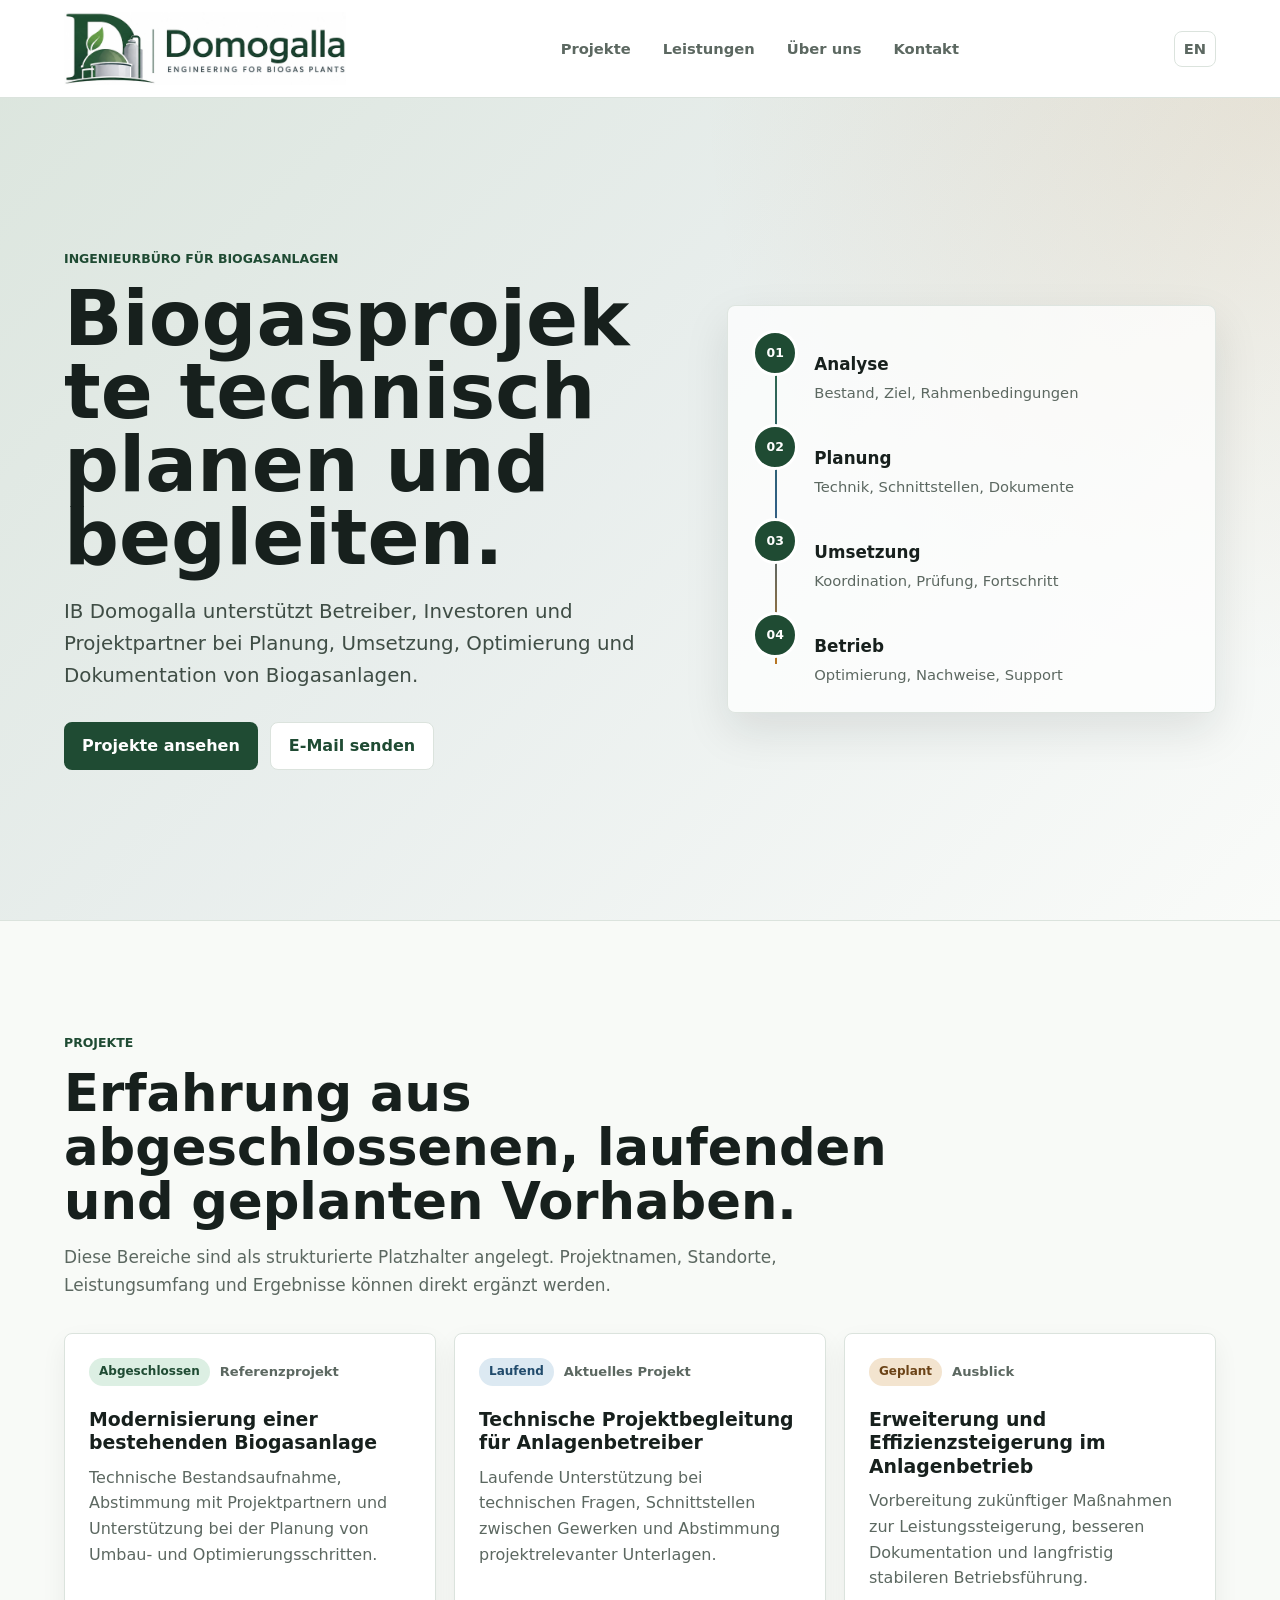
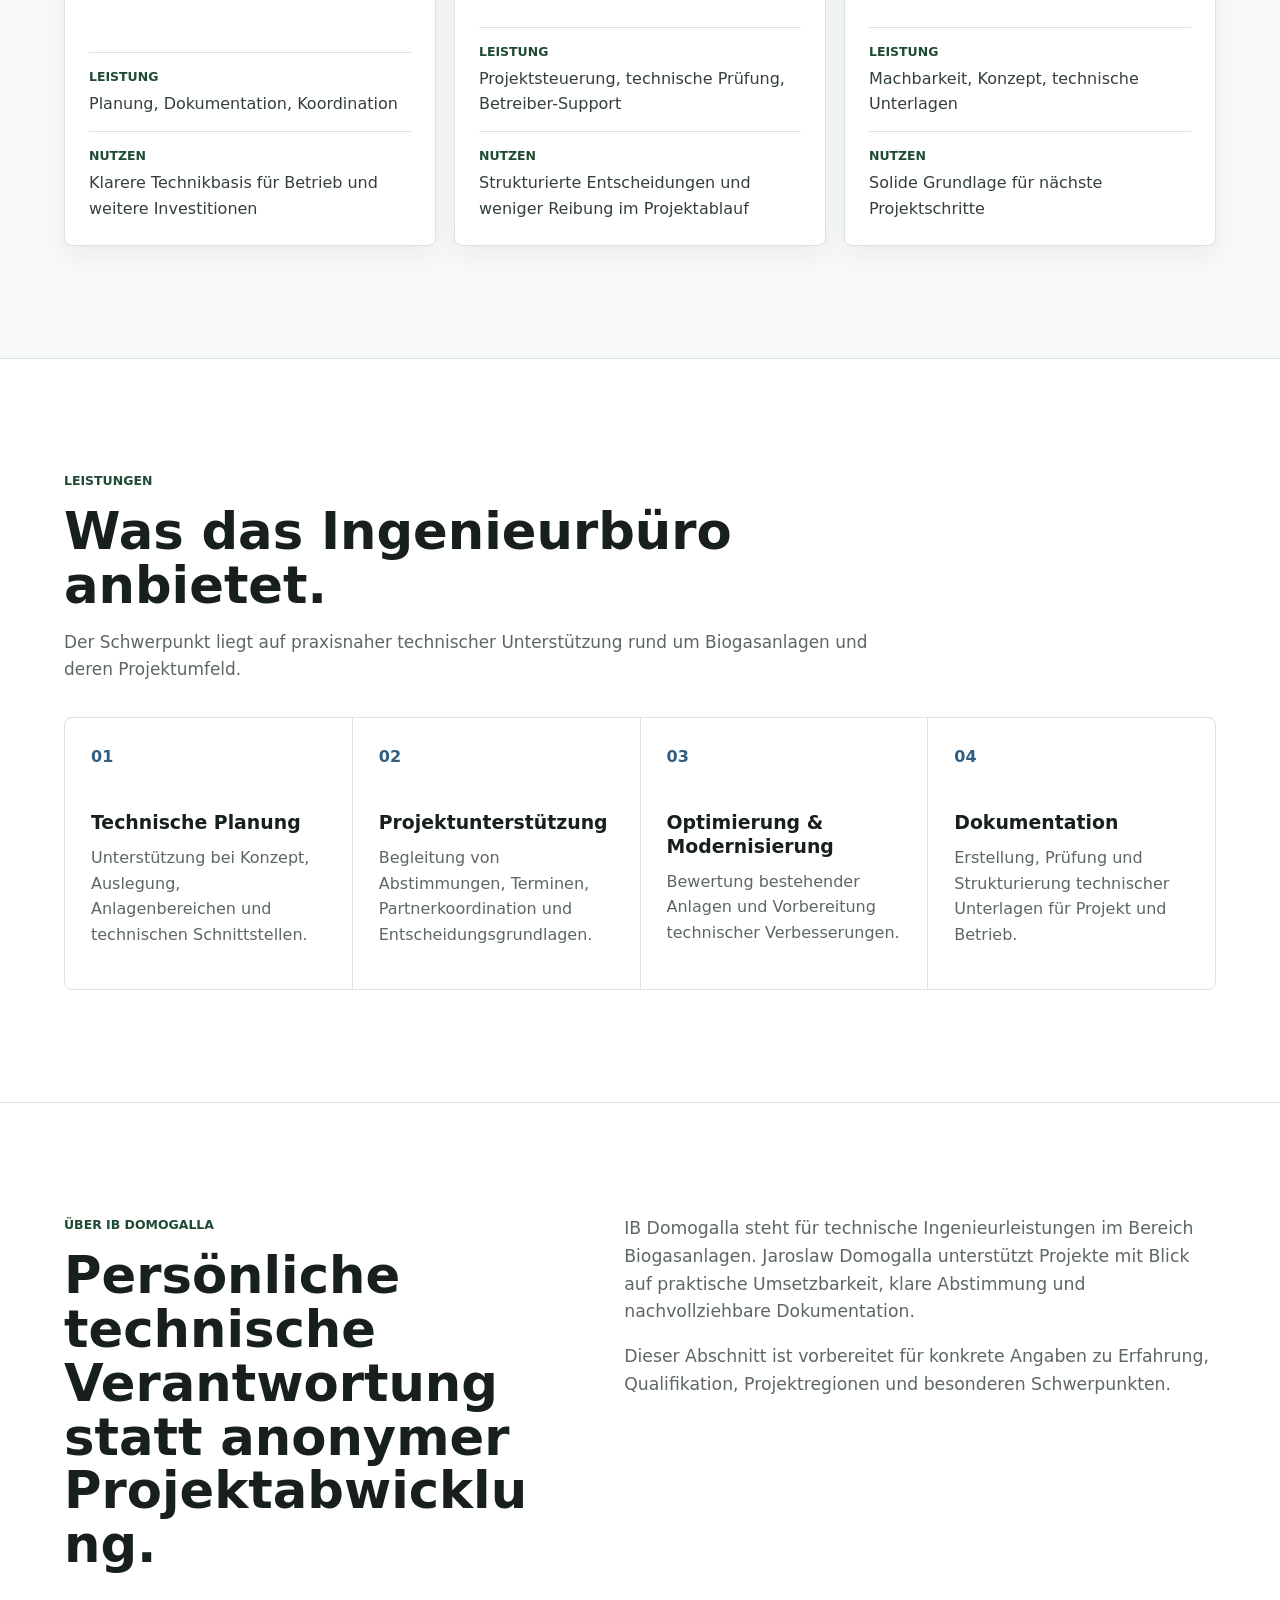
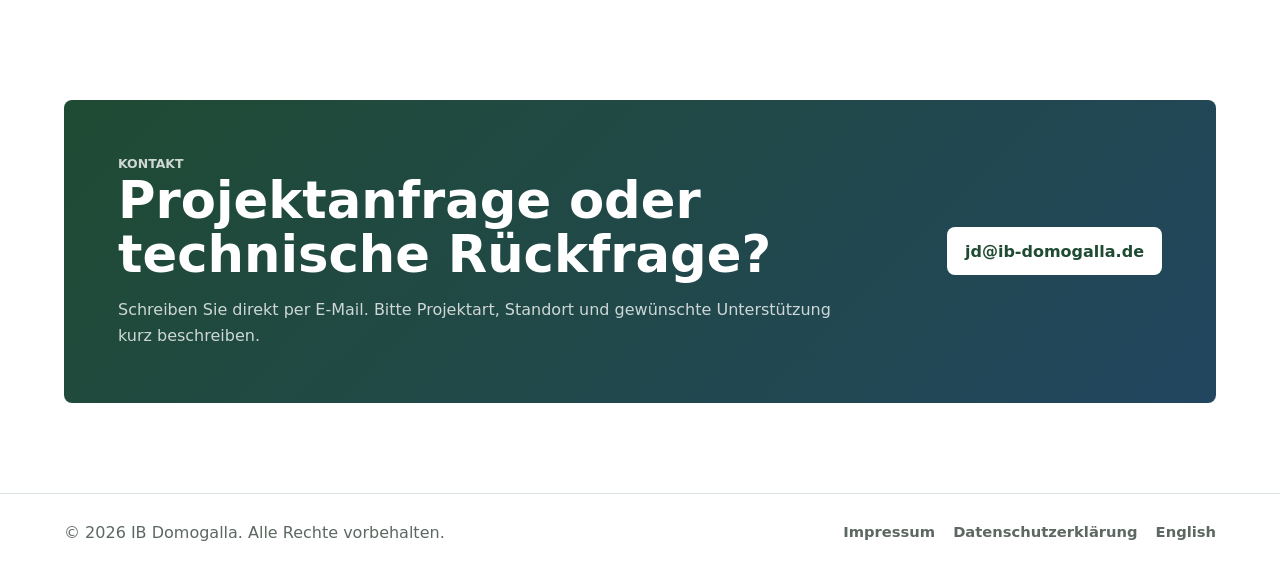
<file: index.html>
<!doctype html>
<html lang="de">
  <head>
    <meta charset="utf-8">
    <meta name="viewport" content="width=device-width, initial-scale=1">
    <title>IB Domogalla | Biogasanlagen Projekte &amp; Ingenieurleistungen</title>
    <meta name="description" content="IB Domogalla begleitet Biogasanlagen mit technischer Planung, Projektunterstuetzung, Optimierung, Dokumentation und Erfahrung aus abgeschlossenen und laufenden Projekten.">
    <meta name="robots" content="index, follow">
    <link rel="canonical" href="https://ib-domogalla.de/">
    <link rel="alternate" hreflang="de" href="https://ib-domogalla.de/">
    <link rel="alternate" hreflang="en" href="https://ib-domogalla.de/en/">
    <link rel="alternate" hreflang="x-default" href="https://ib-domogalla.de/">
    <link rel="icon" href="assets/favicon.ico" sizes="any">
    <link rel="icon" type="image/png" sizes="32x32" href="assets/favicon-32.png">
    <link rel="apple-touch-icon" href="assets/apple-touch-icon.png">
    <link rel="manifest" href="site.webmanifest">
    <meta name="theme-color" content="#1f4b33">
    <meta property="og:image" content="https://ib-domogalla.de/assets/logo-symbol.png">
    <link rel="stylesheet" href="assets/styles.css">
    <script type="application/ld+json">
      {
        "@context": "https://schema.org",
        "@type": "ProfessionalService",
        "name": "IB Domogalla",
        "url": "https://ib-domogalla.de/",
        "email": "mailto:jd@ib-domogalla.de",
        "founder": {
          "@type": "Person",
          "name": "Jaroslaw Domogalla"
        },
        "areaServed": "Deutschland",
        "description": "Ingenieurbuero fuer Projekte, Planung und technische Unterstuetzung im Bereich Biogasanlagen."
      }
    </script>
  </head>
  <body>
    <header class="site-header">
      <a class="brand logo-brand" href="#top" aria-label="IB Domogalla Startseite">
        <picture>
          <source srcset="assets/logo-domogalla.webp" type="image/webp">
          <img src="assets/logo-domogalla.png" alt="Domogalla Engineering for Biogas Plants" width="1400" height="364">
        </picture>
      </a>
      <nav class="site-nav" aria-label="Hauptnavigation">
        <a href="#projects">Projekte</a>
        <a href="#services">Leistungen</a>
        <a href="#about">&Uuml;ber uns</a>
        <a href="#contact">Kontakt</a>
      </nav>
      <a class="language-link" href="en/" hreflang="en">EN</a>
    </header>

    <main id="top">
      <section class="hero">
        <div class="hero-content">
          <p class="eyebrow">Ingenieurb&uuml;ro f&uuml;r Biogasanlagen</p>
          <h1>Biogasprojekte technisch planen und begleiten.</h1>
          <p class="hero-text">
            IB Domogalla unterst&uuml;tzt Betreiber, Investoren und Projektpartner bei Planung,
            Umsetzung, Optimierung und Dokumentation von Biogasanlagen.
          </p>
          <div class="hero-actions" aria-label="Wichtige Aktionen">
            <a class="button button-primary" href="#projects">Projekte ansehen</a>
            <a class="button button-secondary" href="mailto:jd@ib-domogalla.de">E-Mail senden</a>
          </div>
        </div>
        <div class="process-panel" aria-label="Technischer Projektablauf">
          <div class="process-line"></div>
          <div class="process-step">
            <span>01</span>
            <strong>Analyse</strong>
            <small>Bestand, Ziel, Rahmenbedingungen</small>
          </div>
          <div class="process-step">
            <span>02</span>
            <strong>Planung</strong>
            <small>Technik, Schnittstellen, Dokumente</small>
          </div>
          <div class="process-step">
            <span>03</span>
            <strong>Umsetzung</strong>
            <small>Koordination, Pr&uuml;fung, Fortschritt</small>
          </div>
          <div class="process-step">
            <span>04</span>
            <strong>Betrieb</strong>
            <small>Optimierung, Nachweise, Support</small>
          </div>
        </div>
      </section>

      <section class="section section-muted" id="projects">
        <div class="section-heading">
          <p class="eyebrow">Projekte</p>
          <h2>Erfahrung aus abgeschlossenen, laufenden und geplanten Vorhaben.</h2>
          <p>
            Diese Bereiche sind als strukturierte Platzhalter angelegt. Projektnamen,
            Standorte, Leistungsumfang und Ergebnisse k&ouml;nnen direkt erg&auml;nzt werden.
          </p>
        </div>
        <div class="project-grid">
          <article class="project-card">
            <div class="card-topline">
              <span class="status status-complete">Abgeschlossen</span>
              <span>Referenzprojekt</span>
            </div>
            <h3>Modernisierung einer bestehenden Biogasanlage</h3>
            <p>
              Technische Bestandsaufnahme, Abstimmung mit Projektpartnern und Unterst&uuml;tzung
              bei der Planung von Umbau- und Optimierungsschritten.
            </p>
            <dl>
              <div>
                <dt>Leistung</dt>
                <dd>Planung, Dokumentation, Koordination</dd>
              </div>
              <div>
                <dt>Nutzen</dt>
                <dd>Klarere Technikbasis f&uuml;r Betrieb und weitere Investitionen</dd>
              </div>
            </dl>
          </article>
          <article class="project-card">
            <div class="card-topline">
              <span class="status status-current">Laufend</span>
              <span>Aktuelles Projekt</span>
            </div>
            <h3>Technische Projektbegleitung f&uuml;r Anlagenbetreiber</h3>
            <p>
              Laufende Unterst&uuml;tzung bei technischen Fragen, Schnittstellen zwischen
              Gewerken und Abstimmung projektrelevanter Unterlagen.
            </p>
            <dl>
              <div>
                <dt>Leistung</dt>
                <dd>Projektsteuerung, technische Pr&uuml;fung, Betreiber-Support</dd>
              </div>
              <div>
                <dt>Nutzen</dt>
                <dd>Strukturierte Entscheidungen und weniger Reibung im Projektablauf</dd>
              </div>
            </dl>
          </article>
          <article class="project-card">
            <div class="card-topline">
              <span class="status status-planned">Geplant</span>
              <span>Ausblick</span>
            </div>
            <h3>Erweiterung und Effizienzsteigerung im Anlagenbetrieb</h3>
            <p>
              Vorbereitung zuk&uuml;nftiger Ma&szlig;nahmen zur Leistungssteigerung, besseren
              Dokumentation und langfristig stabileren Betriebsf&uuml;hrung.
            </p>
            <dl>
              <div>
                <dt>Leistung</dt>
                <dd>Machbarkeit, Konzept, technische Unterlagen</dd>
              </div>
              <div>
                <dt>Nutzen</dt>
                <dd>Solide Grundlage f&uuml;r n&auml;chste Projektschritte</dd>
              </div>
            </dl>
          </article>
        </div>
      </section>

      <section class="section" id="services">
        <div class="section-heading">
          <p class="eyebrow">Leistungen</p>
          <h2>Was das Ingenieurb&uuml;ro anbietet.</h2>
          <p>
            Der Schwerpunkt liegt auf praxisnaher technischer Unterst&uuml;tzung rund um
            Biogasanlagen und deren Projektumfeld.
          </p>
        </div>
        <div class="service-grid">
          <article class="service-item">
            <span class="service-number">01</span>
            <h3>Technische Planung</h3>
            <p>Unterst&uuml;tzung bei Konzept, Auslegung, Anlagenbereichen und technischen Schnittstellen.</p>
          </article>
          <article class="service-item">
            <span class="service-number">02</span>
            <h3>Projektunterst&uuml;tzung</h3>
            <p>Begleitung von Abstimmungen, Terminen, Partnerkoordination und Entscheidungsgrundlagen.</p>
          </article>
          <article class="service-item">
            <span class="service-number">03</span>
            <h3>Optimierung &amp; Modernisierung</h3>
            <p>Bewertung bestehender Anlagen und Vorbereitung technischer Verbesserungen.</p>
          </article>
          <article class="service-item">
            <span class="service-number">04</span>
            <h3>Dokumentation</h3>
            <p>Erstellung, Pr&uuml;fung und Strukturierung technischer Unterlagen f&uuml;r Projekt und Betrieb.</p>
          </article>
        </div>
      </section>

      <section class="section section-split" id="about">
        <div>
          <p class="eyebrow">&Uuml;ber IB Domogalla</p>
          <h2>Pers&ouml;nliche technische Verantwortung statt anonymer Projektabwicklung.</h2>
        </div>
        <div class="rich-text">
          <p>
            IB Domogalla steht f&uuml;r technische Ingenieurleistungen im Bereich Biogasanlagen.
            Jaroslaw Domogalla unterst&uuml;tzt Projekte mit Blick auf praktische Umsetzbarkeit,
            klare Abstimmung und nachvollziehbare Dokumentation.
          </p>
          <p>
            Dieser Abschnitt ist vorbereitet f&uuml;r konkrete Angaben zu Erfahrung, Qualifikation,
            Projektregionen und besonderen Schwerpunkten.
          </p>
        </div>
      </section>

      <section class="contact-band" id="contact">
        <div>
          <p class="eyebrow">Kontakt</p>
          <h2>Projektanfrage oder technische R&uuml;ckfrage?</h2>
          <p>
            Schreiben Sie direkt per E-Mail. Bitte Projektart, Standort und gew&uuml;nschte
            Unterst&uuml;tzung kurz beschreiben.
          </p>
        </div>
        <a class="button button-light" href="mailto:jd@ib-domogalla.de">jd@ib-domogalla.de</a>
      </section>
    </main>

    <footer class="site-footer">
      <p>&copy; <span id="year">2026</span> IB Domogalla. Alle Rechte vorbehalten.</p>
      <nav aria-label="Rechtliche Links">
        <a href="impressum/">Impressum</a>
        <a href="datenschutz/">Datenschutzerkl&auml;rung</a>
        <a href="en/" hreflang="en">English</a>
      </nav>
    </footer>
  </body>
</html>
</file>
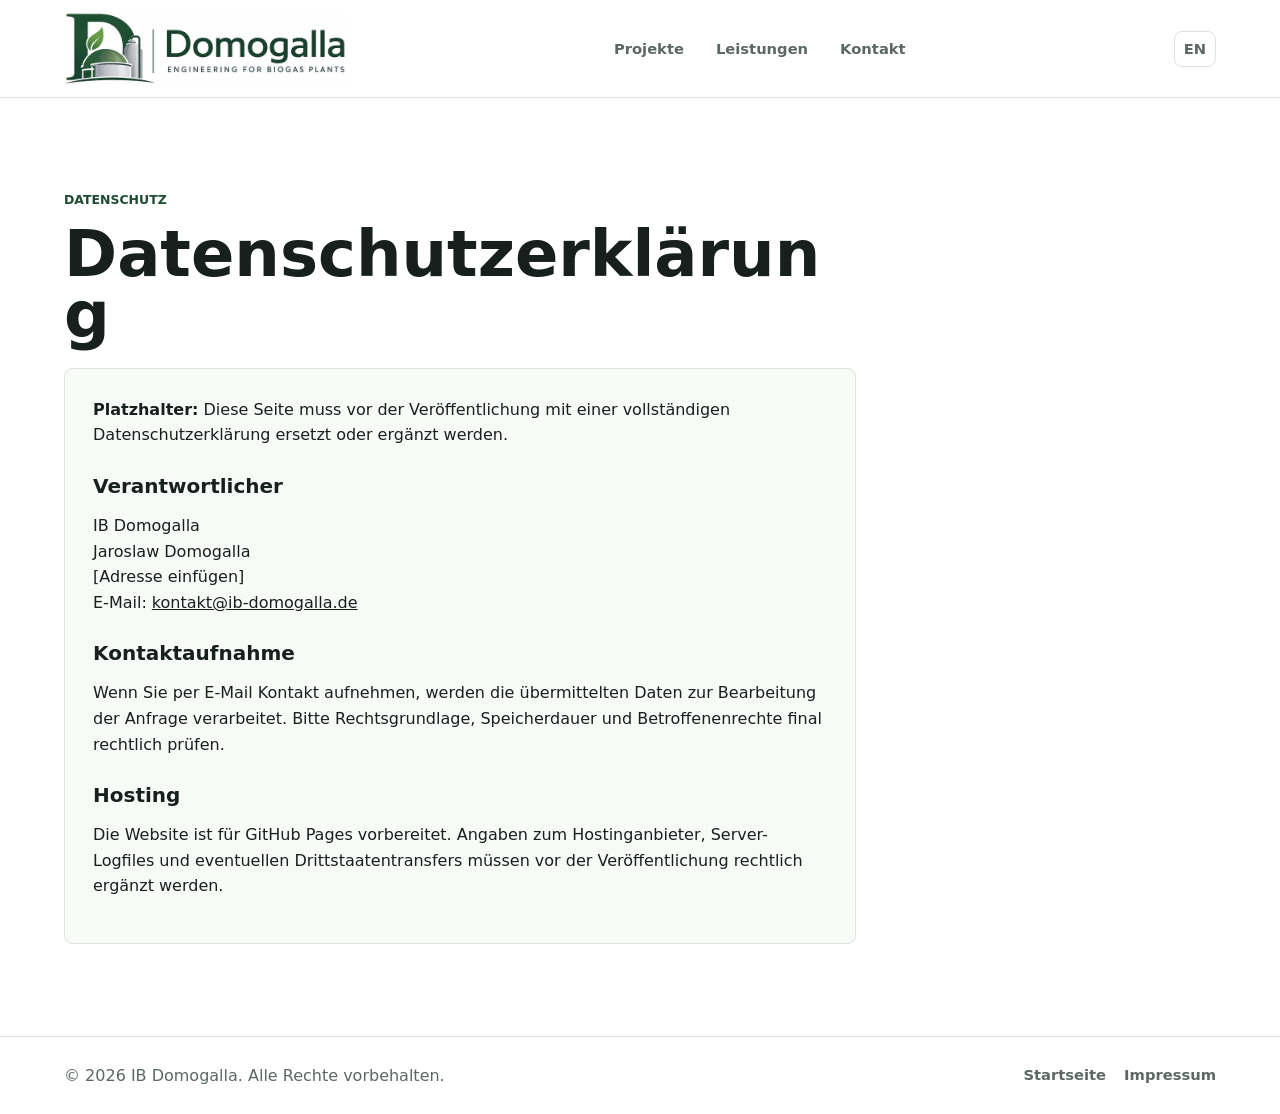
<file: datenschutz/index.html>
<!doctype html>
<html lang="de">
  <head>
    <meta charset="utf-8">
    <meta name="viewport" content="width=device-width, initial-scale=1">
    <title>Datenschutzerkl&auml;rung | IB Domogalla</title>
    <meta name="description" content="Datenschutzerklaerung von IB Domogalla.">
    <meta name="robots" content="noindex, follow">
    <link rel="canonical" href="https://ib-domogalla.de/datenschutz/">
    <link rel="icon" href="../assets/favicon.ico" sizes="any">
    <link rel="icon" type="image/png" sizes="32x32" href="../assets/favicon-32.png">
    <link rel="apple-touch-icon" href="../assets/apple-touch-icon.png">
    <link rel="manifest" href="../site.webmanifest">
    <meta name="theme-color" content="#1f4b33">
    <link rel="stylesheet" href="../assets/styles.css">
  </head>
  <body>
    <header class="site-header">
      <a class="brand logo-brand" href="../" aria-label="IB Domogalla Startseite">
        <picture>
          <source srcset="../assets/logo-domogalla.webp" type="image/webp">
          <img src="../assets/logo-domogalla.png" alt="Domogalla Engineering for Biogas Plants" width="1400" height="364">
        </picture>
      </a>
      <nav class="site-nav" aria-label="Hauptnavigation">
        <a href="../#projects">Projekte</a>
        <a href="../#services">Leistungen</a>
        <a href="../#contact">Kontakt</a>
      </nav>
      <a class="language-link" href="../en/" hreflang="en">EN</a>
    </header>

    <main>
      <section class="legal-page">
        <p class="eyebrow">Datenschutz</p>
        <h1>Datenschutzerkl&auml;rung</h1>
        <div class="legal-box">
          <p><strong>Platzhalter:</strong> Diese Seite muss vor der Ver&ouml;ffentlichung mit einer vollst&auml;ndigen Datenschutzerkl&auml;rung ersetzt oder erg&auml;nzt werden.</p>
          <h2>Verantwortlicher</h2>
          <p>
            IB Domogalla<br>
            Jaroslaw Domogalla<br>
            [Adresse einf&uuml;gen]<br>
            E-Mail: <a href="mailto:kontakt@ib-domogalla.de">kontakt@ib-domogalla.de</a>
          </p>
          <h2>Kontaktaufnahme</h2>
          <p>
            Wenn Sie per E-Mail Kontakt aufnehmen, werden die &uuml;bermittelten Daten zur Bearbeitung
            der Anfrage verarbeitet. Bitte Rechtsgrundlage, Speicherdauer und Betroffenenrechte
            final rechtlich pr&uuml;fen.
          </p>
          <h2>Hosting</h2>
          <p>
            Die Website ist f&uuml;r GitHub Pages vorbereitet. Angaben zum Hostinganbieter,
            Server-Logfiles und eventuellen Drittstaatentransfers m&uuml;ssen vor der
            Ver&ouml;ffentlichung rechtlich erg&auml;nzt werden.
          </p>
        </div>
      </section>
    </main>

    <footer class="site-footer">
      <p>&copy; 2026 IB Domogalla. Alle Rechte vorbehalten.</p>
      <nav aria-label="Rechtliche Links">
        <a href="../">Startseite</a>
        <a href="../impressum/">Impressum</a>
      </nav>
    </footer>
  </body>
</html>
</file>
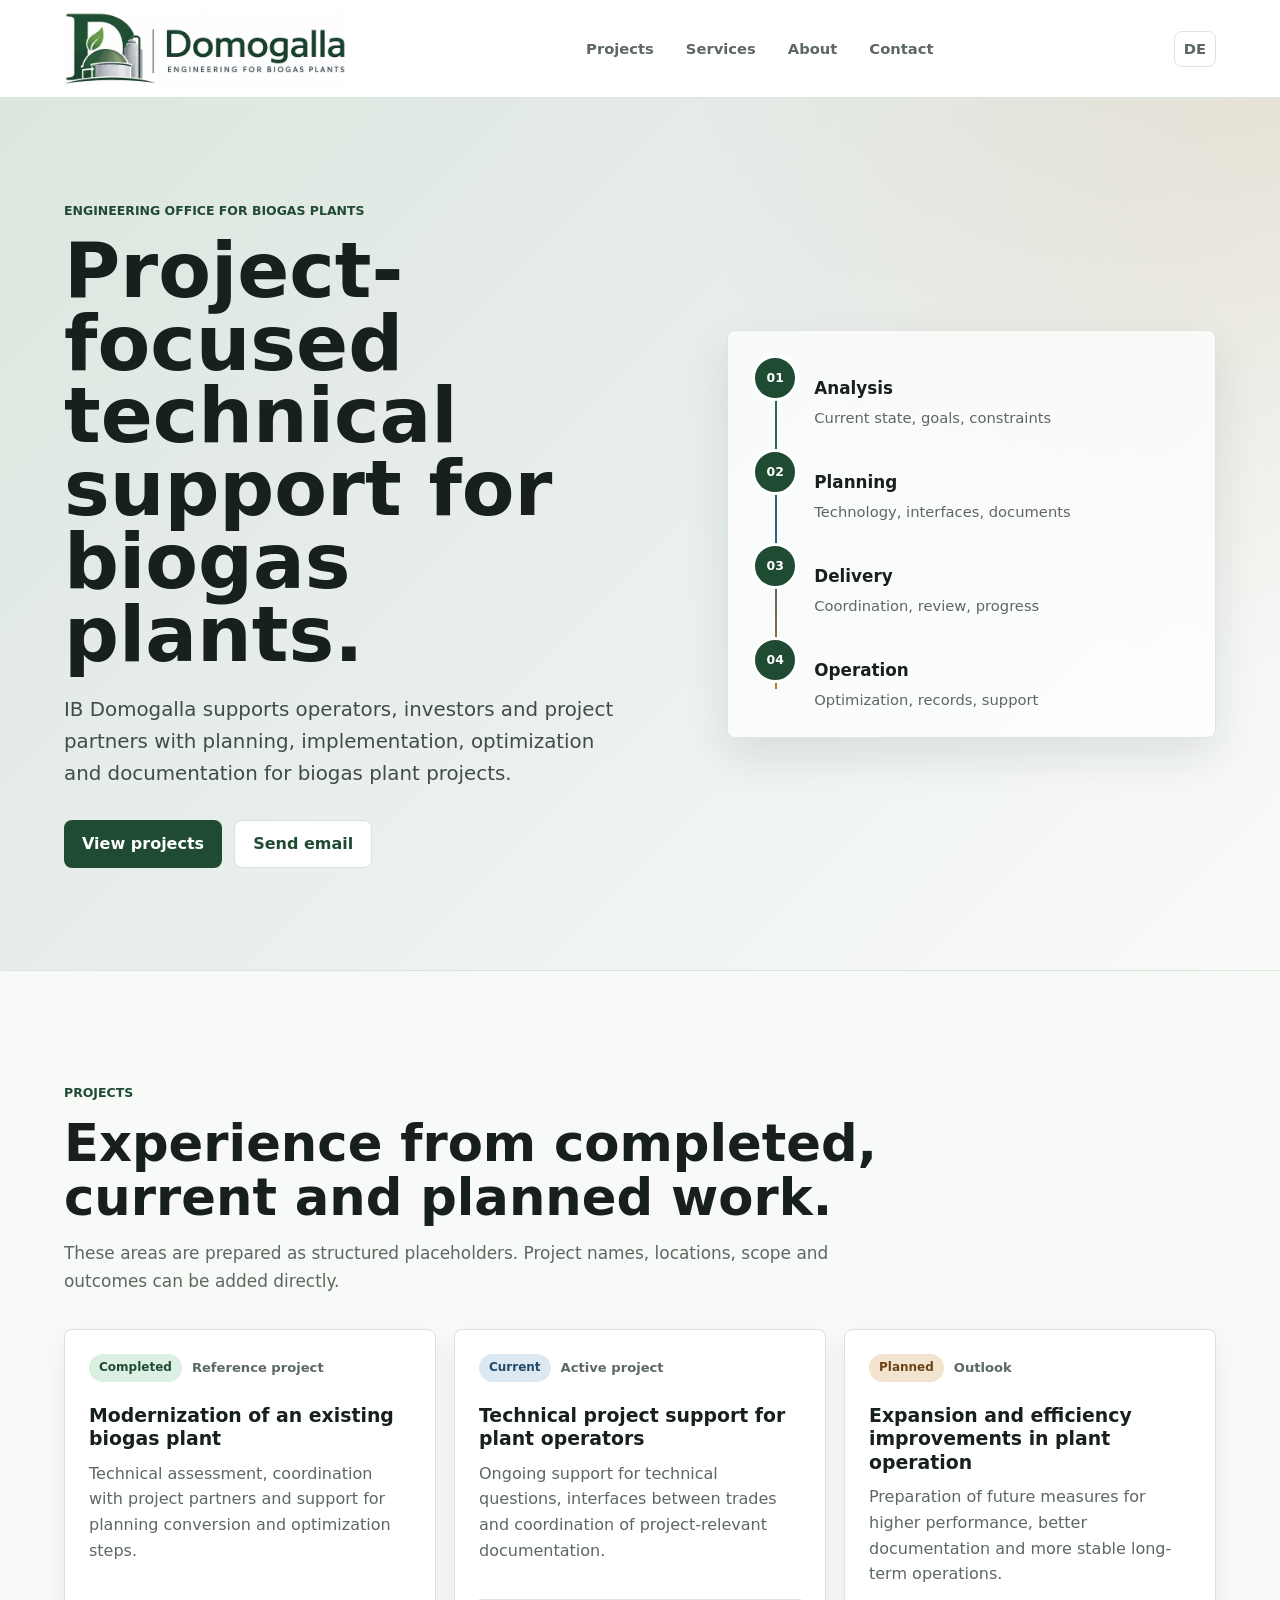
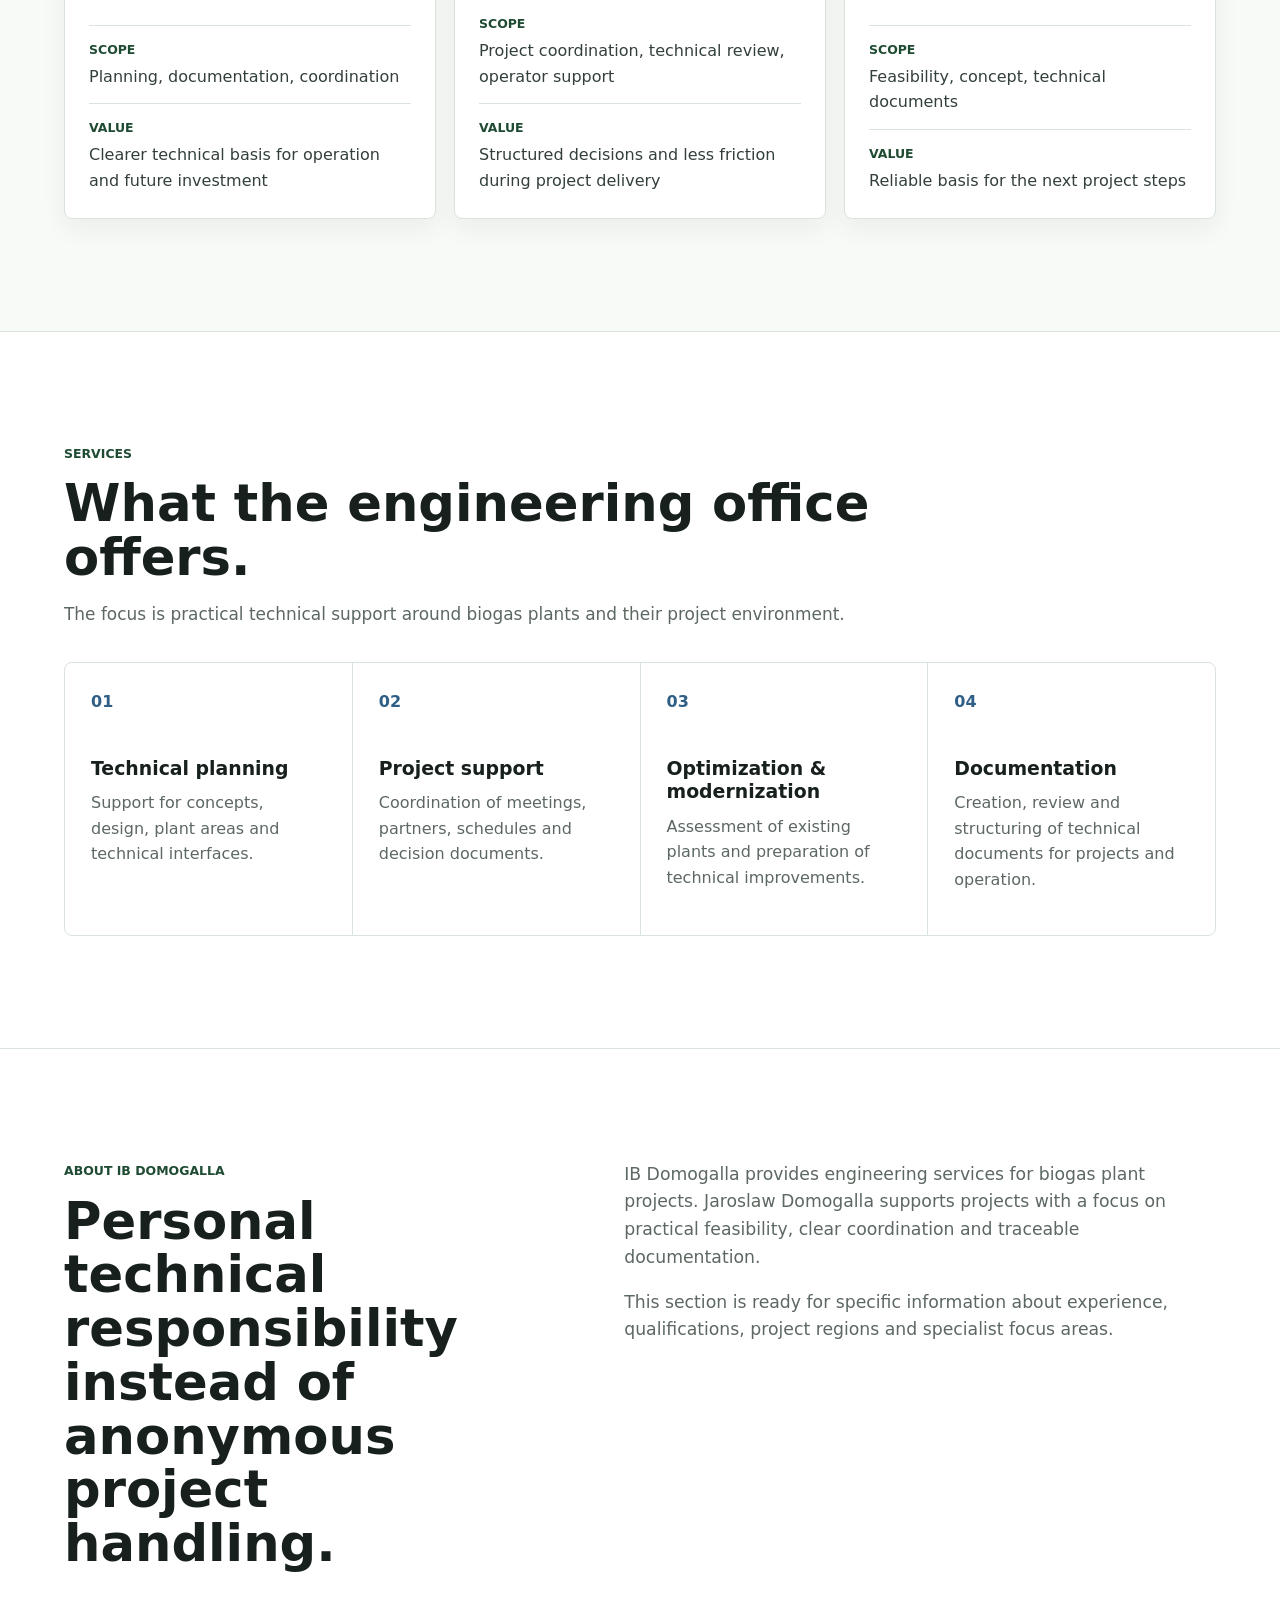
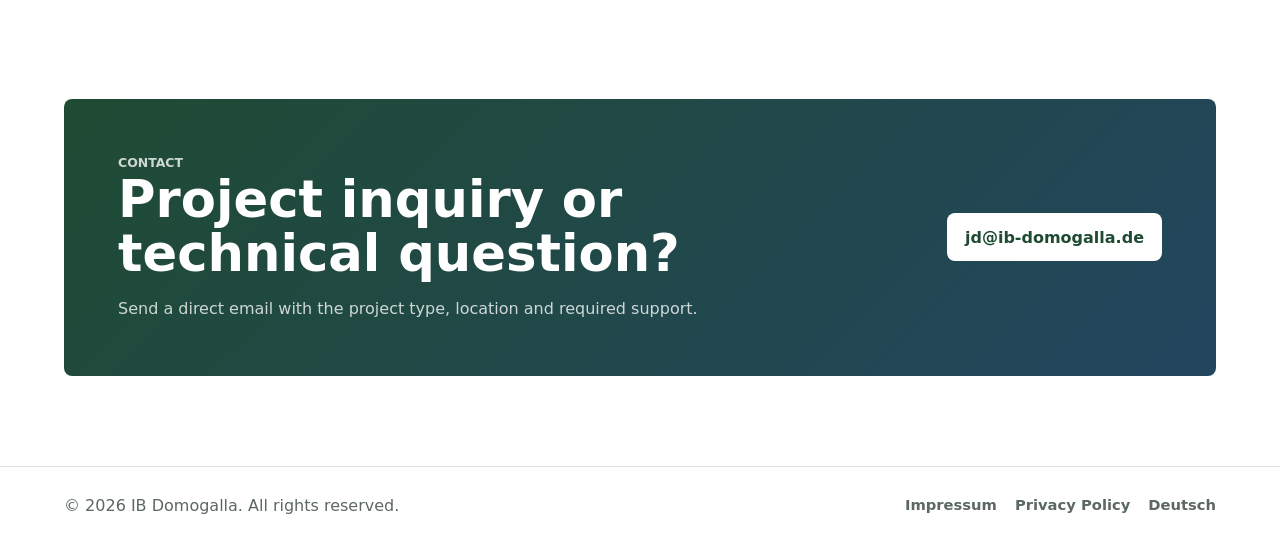
<file: en/index.html>
<!doctype html>
<html lang="en">
  <head>
    <meta charset="utf-8">
    <meta name="viewport" content="width=device-width, initial-scale=1">
    <title>IB Domogalla | Biogas Plant Projects &amp; Engineering Services</title>
    <meta name="description" content="IB Domogalla supports biogas plant projects with engineering, technical planning, project coordination, optimization and documentation.">
    <meta name="robots" content="index, follow">
    <link rel="canonical" href="https://ib-domogalla.de/en/">
    <link rel="alternate" hreflang="de" href="https://ib-domogalla.de/">
    <link rel="alternate" hreflang="en" href="https://ib-domogalla.de/en/">
    <link rel="alternate" hreflang="x-default" href="https://ib-domogalla.de/">
    <link rel="icon" href="../assets/favicon.ico" sizes="any">
    <link rel="icon" type="image/png" sizes="32x32" href="../assets/favicon-32.png">
    <link rel="apple-touch-icon" href="../assets/apple-touch-icon.png">
    <link rel="manifest" href="../site.webmanifest">
    <meta name="theme-color" content="#1f4b33">
    <meta property="og:image" content="https://ib-domogalla.de/assets/logo-symbol.png">
    <link rel="stylesheet" href="../assets/styles.css">
    <script type="application/ld+json">
      {
        "@context": "https://schema.org",
        "@type": "ProfessionalService",
        "name": "IB Domogalla",
        "url": "https://ib-domogalla.de/en/",
        "email": "mailto:jd@ib-domogalla.de",
        "founder": {
          "@type": "Person",
          "name": "Jaroslaw Domogalla"
        },
        "areaServed": "Germany",
        "description": "Engineering office for biogas plant projects, planning, optimization and technical support."
      }
    </script>
  </head>
  <body>
    <header class="site-header">
      <a class="brand logo-brand" href="#top" aria-label="IB Domogalla homepage">
        <picture>
          <source srcset="../assets/logo-domogalla.webp" type="image/webp">
          <img src="../assets/logo-domogalla.png" alt="Domogalla Engineering for Biogas Plants" width="1400" height="364">
        </picture>
      </a>
      <nav class="site-nav" aria-label="Main navigation">
        <a href="#projects">Projects</a>
        <a href="#services">Services</a>
        <a href="#about">About</a>
        <a href="#contact">Contact</a>
      </nav>
      <a class="language-link" href="../" hreflang="de">DE</a>
    </header>

    <main id="top">
      <section class="hero">
        <div class="hero-content">
          <p class="eyebrow">Engineering office for biogas plants</p>
          <h1>Project-focused technical support for biogas plants.</h1>
          <p class="hero-text">
            IB Domogalla supports operators, investors and project partners with planning,
            implementation, optimization and documentation for biogas plant projects.
          </p>
          <div class="hero-actions" aria-label="Key actions">
            <a class="button button-primary" href="#projects">View projects</a>
            <a class="button button-secondary" href="mailto:jd@ib-domogalla.de">Send email</a>
          </div>
        </div>
        <div class="process-panel" aria-label="Technical project flow">
          <div class="process-line"></div>
          <div class="process-step">
            <span>01</span>
            <strong>Analysis</strong>
            <small>Current state, goals, constraints</small>
          </div>
          <div class="process-step">
            <span>02</span>
            <strong>Planning</strong>
            <small>Technology, interfaces, documents</small>
          </div>
          <div class="process-step">
            <span>03</span>
            <strong>Delivery</strong>
            <small>Coordination, review, progress</small>
          </div>
          <div class="process-step">
            <span>04</span>
            <strong>Operation</strong>
            <small>Optimization, records, support</small>
          </div>
        </div>
      </section>

      <section class="section section-muted" id="projects">
        <div class="section-heading">
          <p class="eyebrow">Projects</p>
          <h2>Experience from completed, current and planned work.</h2>
          <p>
            These areas are prepared as structured placeholders. Project names,
            locations, scope and outcomes can be added directly.
          </p>
        </div>
        <div class="project-grid">
          <article class="project-card">
            <div class="card-topline">
              <span class="status status-complete">Completed</span>
              <span>Reference project</span>
            </div>
            <h3>Modernization of an existing biogas plant</h3>
            <p>
              Technical assessment, coordination with project partners and support
              for planning conversion and optimization steps.
            </p>
            <dl>
              <div>
                <dt>Scope</dt>
                <dd>Planning, documentation, coordination</dd>
              </div>
              <div>
                <dt>Value</dt>
                <dd>Clearer technical basis for operation and future investment</dd>
              </div>
            </dl>
          </article>
          <article class="project-card">
            <div class="card-topline">
              <span class="status status-current">Current</span>
              <span>Active project</span>
            </div>
            <h3>Technical project support for plant operators</h3>
            <p>
              Ongoing support for technical questions, interfaces between trades
              and coordination of project-relevant documentation.
            </p>
            <dl>
              <div>
                <dt>Scope</dt>
                <dd>Project coordination, technical review, operator support</dd>
              </div>
              <div>
                <dt>Value</dt>
                <dd>Structured decisions and less friction during project delivery</dd>
              </div>
            </dl>
          </article>
          <article class="project-card">
            <div class="card-topline">
              <span class="status status-planned">Planned</span>
              <span>Outlook</span>
            </div>
            <h3>Expansion and efficiency improvements in plant operation</h3>
            <p>
              Preparation of future measures for higher performance, better
              documentation and more stable long-term operations.
            </p>
            <dl>
              <div>
                <dt>Scope</dt>
                <dd>Feasibility, concept, technical documents</dd>
              </div>
              <div>
                <dt>Value</dt>
                <dd>Reliable basis for the next project steps</dd>
              </div>
            </dl>
          </article>
        </div>
      </section>

      <section class="section" id="services">
        <div class="section-heading">
          <p class="eyebrow">Services</p>
          <h2>What the engineering office offers.</h2>
          <p>
            The focus is practical technical support around biogas plants and their
            project environment.
          </p>
        </div>
        <div class="service-grid">
          <article class="service-item">
            <span class="service-number">01</span>
            <h3>Technical planning</h3>
            <p>Support for concepts, design, plant areas and technical interfaces.</p>
          </article>
          <article class="service-item">
            <span class="service-number">02</span>
            <h3>Project support</h3>
            <p>Coordination of meetings, partners, schedules and decision documents.</p>
          </article>
          <article class="service-item">
            <span class="service-number">03</span>
            <h3>Optimization &amp; modernization</h3>
            <p>Assessment of existing plants and preparation of technical improvements.</p>
          </article>
          <article class="service-item">
            <span class="service-number">04</span>
            <h3>Documentation</h3>
            <p>Creation, review and structuring of technical documents for projects and operation.</p>
          </article>
        </div>
      </section>

      <section class="section section-split" id="about">
        <div>
          <p class="eyebrow">About IB Domogalla</p>
          <h2>Personal technical responsibility instead of anonymous project handling.</h2>
        </div>
        <div class="rich-text">
          <p>
            IB Domogalla provides engineering services for biogas plant projects.
            Jaroslaw Domogalla supports projects with a focus on practical feasibility,
            clear coordination and traceable documentation.
          </p>
          <p>
            This section is ready for specific information about experience,
            qualifications, project regions and specialist focus areas.
          </p>
        </div>
      </section>

      <section class="contact-band" id="contact">
        <div>
          <p class="eyebrow">Contact</p>
          <h2>Project inquiry or technical question?</h2>
          <p>
            Send a direct email with the project type, location and required support.
          </p>
        </div>
        <a class="button button-light" href="mailto:jd@ib-domogalla.de">jd@ib-domogalla.de</a>
      </section>
    </main>

    <footer class="site-footer">
      <p>&copy; <span id="year">2026</span> IB Domogalla. All rights reserved.</p>
      <nav aria-label="Legal links">
        <a href="../impressum/">Impressum</a>
        <a href="../datenschutz/">Privacy Policy</a>
        <a href="../" hreflang="de">Deutsch</a>
      </nav>
    </footer>
  </body>
</html>
</file>
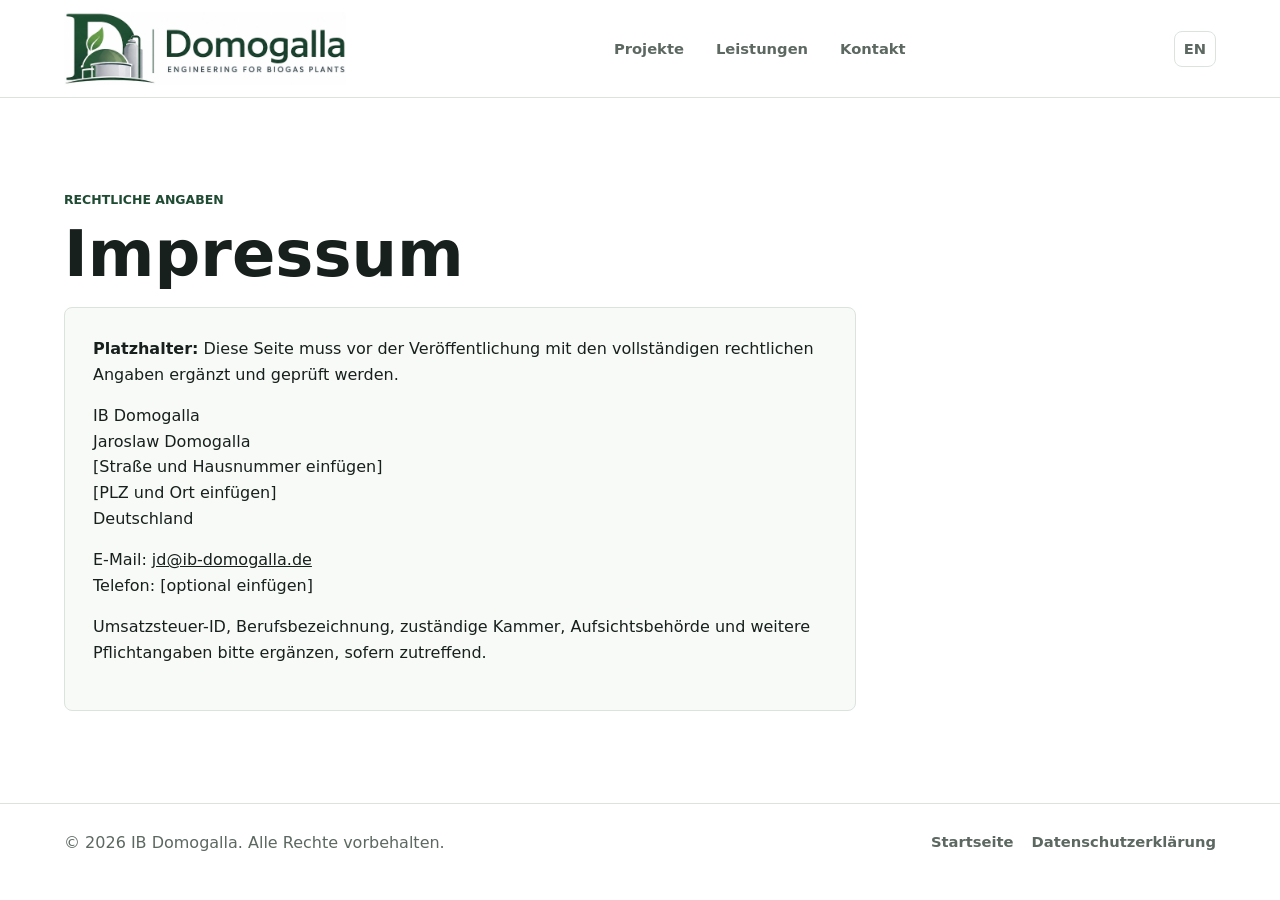
<file: impressum/index.html>
<!doctype html>
<html lang="de">
  <head>
    <meta charset="utf-8">
    <meta name="viewport" content="width=device-width, initial-scale=1">
    <title>Impressum | IB Domogalla</title>
    <meta name="description" content="Impressum von IB Domogalla.">
    <meta name="robots" content="noindex, follow">
    <link rel="canonical" href="https://ib-domogalla.de/impressum/">
    <link rel="icon" href="../assets/favicon.ico" sizes="any">
    <link rel="icon" type="image/png" sizes="32x32" href="../assets/favicon-32.png">
    <link rel="apple-touch-icon" href="../assets/apple-touch-icon.png">
    <link rel="manifest" href="../site.webmanifest">
    <meta name="theme-color" content="#1f4b33">
    <link rel="stylesheet" href="../assets/styles.css">
  </head>
  <body>
    <header class="site-header">
      <a class="brand logo-brand" href="../" aria-label="IB Domogalla Startseite">
        <picture>
          <source srcset="../assets/logo-domogalla.webp" type="image/webp">
          <img src="../assets/logo-domogalla.png" alt="Domogalla Engineering for Biogas Plants" width="1400" height="364">
        </picture>
      </a>
      <nav class="site-nav" aria-label="Hauptnavigation">
        <a href="../#projects">Projekte</a>
        <a href="../#services">Leistungen</a>
        <a href="../#contact">Kontakt</a>
      </nav>
      <a class="language-link" href="../en/" hreflang="en">EN</a>
    </header>

    <main>
      <section class="legal-page">
        <p class="eyebrow">Rechtliche Angaben</p>
        <h1>Impressum</h1>
        <div class="legal-box">
          <p><strong>Platzhalter:</strong> Diese Seite muss vor der Ver&ouml;ffentlichung mit den vollst&auml;ndigen rechtlichen Angaben erg&auml;nzt und gepr&uuml;ft werden.</p>
          <p>
            IB Domogalla<br>
            Jaroslaw Domogalla<br>
            [Stra&szlig;e und Hausnummer einf&uuml;gen]<br>
            [PLZ und Ort einf&uuml;gen]<br>
            Deutschland
          </p>
          <p>
            E-Mail: <a href="mailto:jd@ib-domogalla.de">jd@ib-domogalla.de</a><br>
            Telefon: [optional einf&uuml;gen]
          </p>
          <p>
            Umsatzsteuer-ID, Berufsbezeichnung, zust&auml;ndige Kammer, Aufsichtsbeh&ouml;rde
            und weitere Pflichtangaben bitte erg&auml;nzen, sofern zutreffend.
          </p>
        </div>
      </section>
    </main>

    <footer class="site-footer">
      <p>&copy; 2026 IB Domogalla. Alle Rechte vorbehalten.</p>
      <nav aria-label="Rechtliche Links">
        <a href="../">Startseite</a>
        <a href="../datenschutz/">Datenschutzerkl&auml;rung</a>
      </nav>
    </footer>
  </body>
</html>
</file>
<file: assets/styles.css>
:root {
  --ink: #17201d;
  --muted: #5c6861;
  --line: #dbe3dd;
  --soft: #f4f7f3;
  --white: #ffffff;
  --green: #2f6847;
  --green-dark: #1f4b33;
  --blue: #2f5f86;
  --amber: #b97723;
  --shadow: 0 18px 45px rgba(23, 32, 29, 0.1);
  font-family: Inter, ui-sans-serif, system-ui, -apple-system, BlinkMacSystemFont, "Segoe UI", sans-serif;
  color: var(--ink);
  background: var(--white);
}

* {
  box-sizing: border-box;
}

html {
  scroll-behavior: smooth;
}

body {
  margin: 0;
  color: var(--ink);
  background: var(--white);
  font-size: 16px;
  line-height: 1.6;
}

a {
  color: inherit;
}

.site-header {
  position: sticky;
  top: 0;
  z-index: 20;
  display: grid;
  grid-template-columns: auto 1fr auto;
  align-items: center;
  gap: 24px;
  padding: 12px clamp(20px, 5vw, 72px);
  background: rgba(255, 255, 255, 0.94);
  border-bottom: 1px solid var(--line);
  backdrop-filter: blur(14px);
}

.brand {
  display: inline-flex;
  align-items: center;
  min-width: 0;
  text-decoration: none;
}

.logo-brand {
  width: clamp(220px, 22vw, 310px);
}

.logo-brand picture,
.logo-brand img {
  display: block;
}

.logo-brand img {
  width: 100%;
  height: auto;
}

.site-nav {
  display: flex;
  justify-content: center;
  gap: clamp(14px, 3vw, 32px);
}

.site-nav a,
.language-link,
.site-footer a {
  color: var(--muted);
  text-decoration: none;
  font-weight: 650;
  font-size: 0.92rem;
}

.site-nav a:hover,
.language-link:hover,
.site-footer a:hover {
  color: var(--green-dark);
}

.language-link {
  justify-self: end;
  display: inline-flex;
  align-items: center;
  justify-content: center;
  width: 42px;
  height: 36px;
  border: 1px solid var(--line);
  border-radius: 8px;
  background: var(--white);
}

.hero {
  display: grid;
  grid-template-columns: minmax(0, 1.08fr) minmax(320px, 0.92fr);
  align-items: center;
  gap: clamp(36px, 7vw, 96px);
  min-height: calc(100vh - 78px);
  padding: clamp(56px, 8vw, 104px) clamp(20px, 5vw, 72px);
  background:
    linear-gradient(135deg, rgba(47, 104, 71, 0.12), rgba(47, 95, 134, 0.06) 46%, rgba(255, 255, 255, 0.5)),
    radial-gradient(circle at top right, rgba(185, 119, 35, 0.15), transparent 38%),
    var(--soft);
}

.hero-content {
  max-width: 760px;
}

.hero > *,
.section-split > *,
.contact-band > * {
  min-width: 0;
}

.eyebrow {
  margin: 0 0 14px;
  color: var(--green-dark);
  font-size: 0.78rem;
  font-weight: 800;
  text-transform: uppercase;
  letter-spacing: 0;
}

h1,
h2,
h3,
p {
  margin-top: 0;
}

h1,
h2,
h3,
.button,
.logo-brand {
  overflow-wrap: break-word;
}

.contact-band .button {
  overflow-wrap: anywhere;
}

h1 {
  max-width: 780px;
  margin-bottom: 22px;
  font-size: clamp(2.7rem, 6vw, 5.6rem);
  line-height: 0.95;
  letter-spacing: 0;
}

h2 {
  margin-bottom: 16px;
  font-size: clamp(2rem, 4vw, 3.3rem);
  line-height: 1.05;
  letter-spacing: 0;
}

h3 {
  margin-bottom: 10px;
  font-size: 1.18rem;
  line-height: 1.25;
}

.hero-text {
  max-width: 620px;
  color: #3f4d45;
  font-size: clamp(1.06rem, 2vw, 1.24rem);
}

.hero-actions {
  display: flex;
  flex-wrap: wrap;
  gap: 12px;
  margin-top: 30px;
}

.button {
  display: inline-flex;
  align-items: center;
  justify-content: center;
  min-height: 48px;
  padding: 13px 18px;
  border-radius: 8px;
  text-decoration: none;
  font-weight: 800;
  line-height: 1.2;
}

.button-primary {
  color: var(--white);
  background: var(--green-dark);
}

.button-secondary {
  color: var(--green-dark);
  background: var(--white);
  border: 1px solid var(--line);
}

.button-light {
  color: var(--green-dark);
  background: var(--white);
}

.process-panel {
  position: relative;
  display: grid;
  min-width: 0;
  gap: 18px;
  padding: 24px;
  background: rgba(255, 255, 255, 0.72);
  border: 1px solid rgba(219, 227, 221, 0.9);
  border-radius: 8px;
  box-shadow: var(--shadow);
}

.process-line {
  position: absolute;
  top: 48px;
  bottom: 48px;
  left: 47px;
  width: 2px;
  background: linear-gradient(var(--green), var(--blue), var(--amber));
}

.process-step {
  position: relative;
  display: grid;
  grid-template-columns: 46px 1fr;
  gap: 4px 16px;
  align-items: start;
  min-height: 76px;
}

.process-step span {
  z-index: 1;
  display: inline-grid;
  width: 46px;
  height: 46px;
  place-items: center;
  color: var(--white);
  background: var(--green-dark);
  border: 3px solid var(--white);
  border-radius: 50%;
  font-weight: 800;
  font-size: 0.78rem;
}

.process-step strong {
  align-self: end;
  font-size: 1.05rem;
}

.process-step small {
  grid-column: 2;
  color: var(--muted);
  font-size: 0.92rem;
}

.section {
  padding: clamp(64px, 9vw, 112px) clamp(20px, 5vw, 72px);
}

.section-muted {
  background: #f8faf7;
  border-top: 1px solid var(--line);
  border-bottom: 1px solid var(--line);
}

.section-heading {
  max-width: 830px;
  margin-bottom: 34px;
}

.section-heading p:not(.eyebrow) {
  color: var(--muted);
  font-size: 1.06rem;
}

.project-grid {
  display: grid;
  grid-template-columns: repeat(3, minmax(0, 1fr));
  gap: 18px;
}

.project-card {
  display: flex;
  min-height: 420px;
  flex-direction: column;
  padding: 24px;
  background: var(--white);
  border: 1px solid var(--line);
  border-radius: 8px;
  box-shadow: 0 10px 26px rgba(23, 32, 29, 0.06);
}

.project-card p,
.service-item p,
.rich-text p,
.contact-band p {
  color: var(--muted);
}

.card-topline {
  display: flex;
  flex-wrap: wrap;
  align-items: center;
  gap: 10px;
  margin-bottom: 22px;
  color: var(--muted);
  font-size: 0.82rem;
  font-weight: 800;
}

.status {
  display: inline-flex;
  align-items: center;
  min-height: 28px;
  padding: 4px 10px;
  border-radius: 999px;
  font-size: 0.75rem;
}

.status-complete {
  color: #1f4b33;
  background: #dcefe3;
}

.status-current {
  color: #214b6c;
  background: #dce9f2;
}

.status-planned {
  color: #6b4317;
  background: #f3e4cf;
}

.project-card dl {
  display: grid;
  gap: 14px;
  margin: auto 0 0;
  padding-top: 20px;
}

.project-card dl div {
  padding-top: 14px;
  border-top: 1px solid var(--line);
}

.project-card dt {
  color: var(--green-dark);
  font-size: 0.78rem;
  font-weight: 800;
  text-transform: uppercase;
}

.project-card dd {
  margin: 4px 0 0;
  color: #334039;
}

.service-grid {
  display: grid;
  grid-template-columns: repeat(4, minmax(0, 1fr));
  gap: 1px;
  background: var(--line);
  border: 1px solid var(--line);
  border-radius: 8px;
  overflow: hidden;
}

.service-item {
  min-height: 260px;
  padding: 26px;
  background: var(--white);
}

.service-number {
  display: inline-block;
  margin-bottom: 42px;
  color: var(--blue);
  font-weight: 850;
}

.section-split {
  display: grid;
  grid-template-columns: minmax(0, 0.9fr) minmax(0, 1.1fr);
  gap: clamp(28px, 6vw, 76px);
  align-items: start;
  border-top: 1px solid var(--line);
}

.rich-text {
  max-width: 720px;
  font-size: 1.08rem;
}

.contact-band {
  display: grid;
  grid-template-columns: minmax(0, 1fr) auto;
  gap: 28px;
  align-items: center;
  margin: 0 clamp(20px, 5vw, 72px) clamp(48px, 8vw, 90px);
  padding: clamp(30px, 5vw, 54px);
  color: var(--white);
  background: linear-gradient(135deg, var(--green-dark), #22465f);
  border-radius: 8px;
}

.contact-band .eyebrow,
.contact-band p {
  color: rgba(255, 255, 255, 0.78);
}

.contact-band h2 {
  max-width: 760px;
}

.contact-band p {
  max-width: 720px;
  margin-bottom: 0;
}

.site-footer {
  display: flex;
  justify-content: space-between;
  gap: 20px;
  padding: 26px clamp(20px, 5vw, 72px);
  color: var(--muted);
  border-top: 1px solid var(--line);
}

.site-footer p {
  margin: 0;
}

.site-footer nav {
  display: flex;
  flex-wrap: wrap;
  gap: 18px;
  justify-content: flex-end;
}

.legal-page {
  max-width: 920px;
  min-height: 65vh;
  padding: clamp(54px, 8vw, 92px) clamp(20px, 5vw, 72px);
}

.legal-page h1 {
  font-size: clamp(2.4rem, 5vw, 4.3rem);
}

.legal-box {
  padding: 28px;
  background: #f8faf7;
  border: 1px solid var(--line);
  border-radius: 8px;
  overflow-wrap: anywhere;
}

.legal-box h2 {
  margin-top: 28px;
  font-size: 1.25rem;
}

@media (max-width: 980px) {
  .site-header {
    grid-template-columns: 1fr auto;
  }

  .site-nav {
    grid-column: 1 / -1;
    grid-row: 2;
    justify-content: flex-start;
    overflow-x: auto;
    padding-bottom: 2px;
  }

  .language-link {
    grid-column: 2;
    grid-row: 1;
  }

  .hero,
  .section-split {
    grid-template-columns: 1fr;
  }

  .hero {
    min-height: auto;
  }

  .project-grid,
  .service-grid {
    grid-template-columns: repeat(2, minmax(0, 1fr));
  }

  .contact-band {
    grid-template-columns: 1fr;
  }

  .contact-band .button {
    justify-self: start;
  }
}

@media (max-width: 660px) {
  .site-header {
    gap: 14px;
    padding: 14px 18px;
  }

  .brand {
    min-width: 0;
  }

  .logo-brand {
    width: min(240px, calc(100vw - 110px));
  }

  .site-nav {
    gap: 16px;
  }

  .hero {
    padding: 44px 18px 56px;
  }

  h1 {
    font-size: clamp(2.25rem, 11vw, 2.85rem);
    line-height: 1.02;
  }

  h2 {
    font-size: clamp(1.8rem, 9vw, 2.55rem);
  }

  .hero-actions,
  .button {
    width: 100%;
  }

  .process-panel {
    padding: 18px;
  }

  .process-line {
    left: 41px;
  }

  .section {
    padding: 58px 18px;
  }

  .project-grid,
  .service-grid {
    grid-template-columns: 1fr;
  }

  .project-card,
  .service-item {
    min-height: auto;
  }

  .service-number {
    margin-bottom: 26px;
  }

  .contact-band {
    margin: 0 18px 50px;
    padding: 28px 20px;
  }

  .site-footer {
    display: block;
    padding: 24px 18px;
  }

  .site-footer nav {
    justify-content: flex-start;
    margin-top: 14px;
  }
}
</file>
